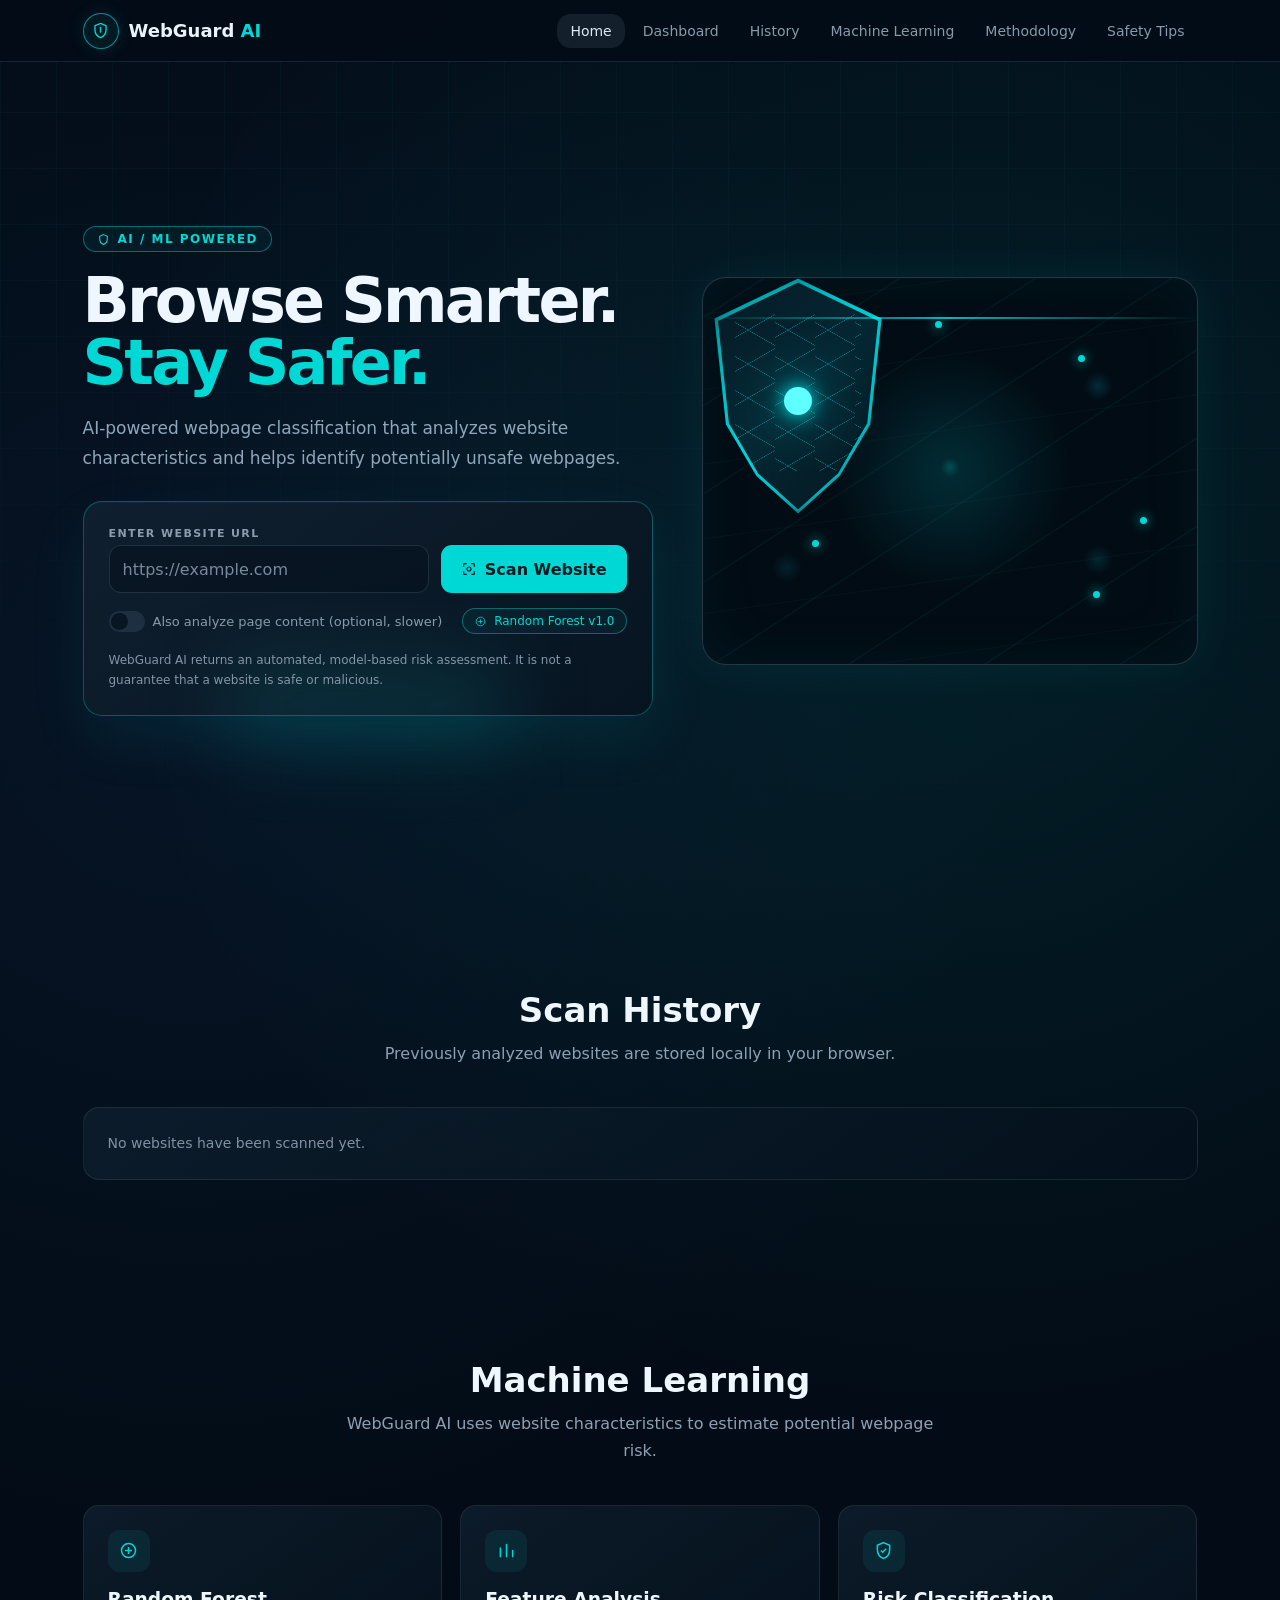
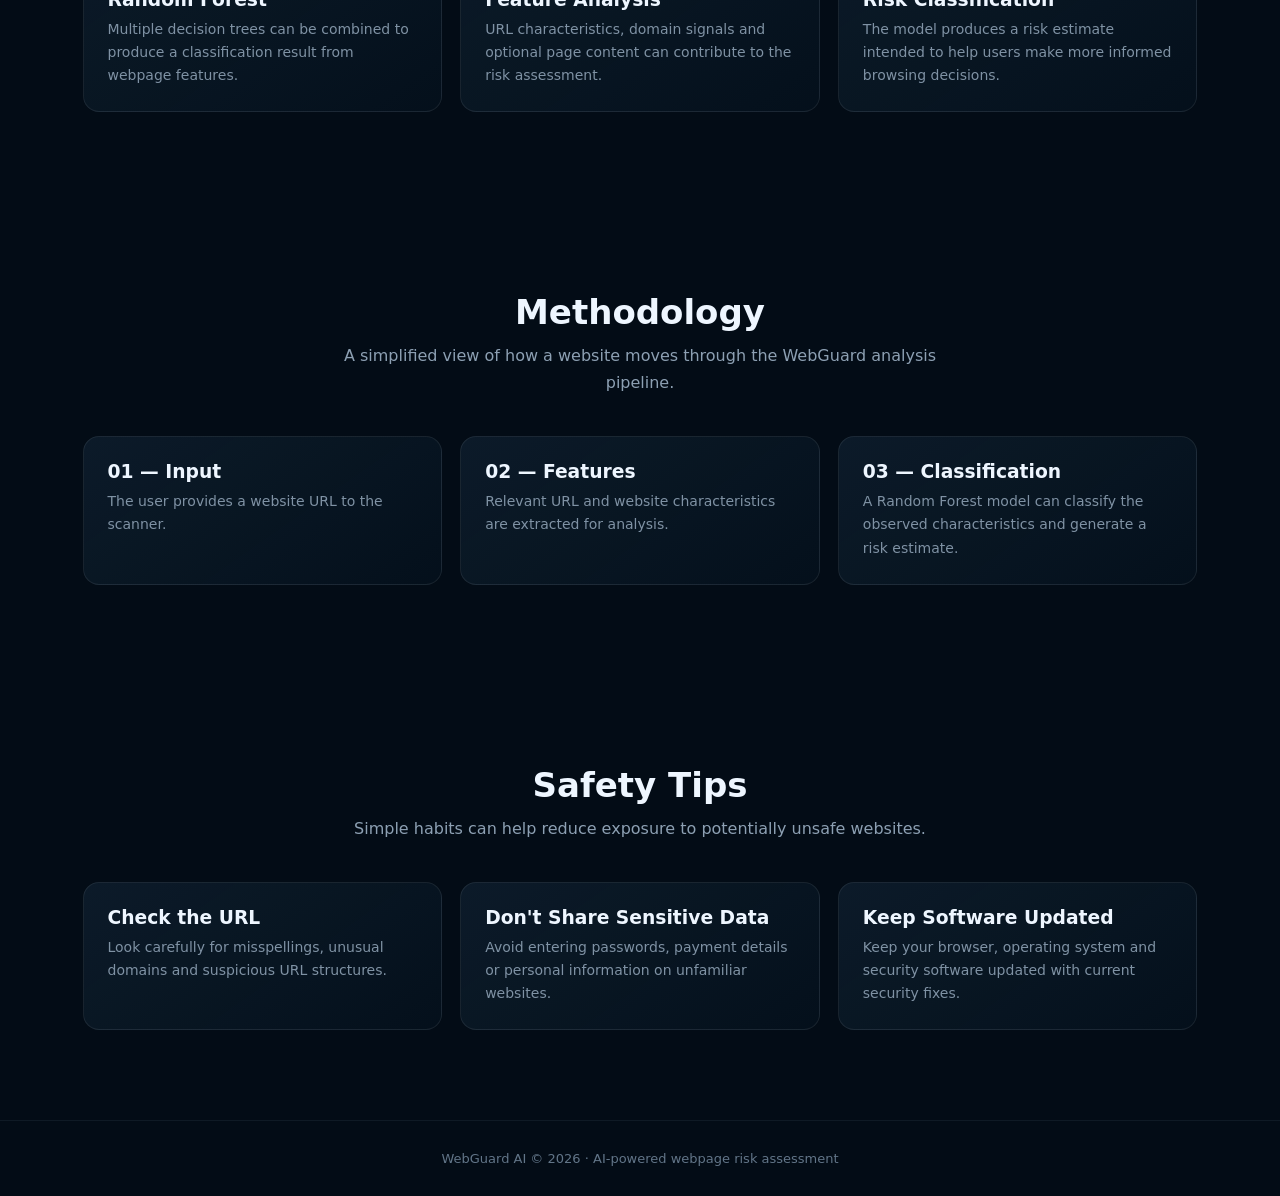
<file: index.html>
<!DOCTYPE html>
<html lang="en">
<head>
    <meta charset="UTF-8">
    <meta name="viewport" content="width=device-width, initial-scale=1.0">
    
<!-- =============================================================
     HEADER
============================================================= -->

<header class="header">

    <div class="header-inner">

        <a href="#home" class="logo">

            <div class="logo-icon">
                <svg viewBox="0 0 24 24" fill="none">
                    <path
                        d="M12 3L19 6V11C19 16 16 19.5 12 21C8 19.5 5 16 5 11V6L12 3Z"
                        stroke="currentColor"
                        stroke-width="1.7"
                    />
                    <path
                        d="M12 8V14"
                        stroke="currentColor"
                        stroke-width="1.7"
                        stroke-linecap="round"
                    />
                </svg>
            </div>

            <span>WebGuard <strong>AI</strong></span>

        </a>

        <button class="mobile-menu" id="mobileMenu" aria-label="Open menu">
            ☰
        </button>

        <nav class="nav" id="nav">

            <a href="#home" class="nav-link active" data-section="home">
                Home
            </a>

            <a href="#dashboard" class="nav-link" data-section="dashboard">
                Dashboard
            </a>

            <a href="#history" class="nav-link" data-section="history">
                History
            </a>

            <a href="#machine-learning" class="nav-link" data-section="machine-learning">
                Machine Learning
            </a>

            <a href="#methodology" class="nav-link" data-section="methodology">
                Methodology
            </a>

            <a href="#safety" class="nav-link" data-section="safety">
                Safety Tips
            </a>

        </nav>

    </div>

    <!-- style shee link here -->
    <link rel="stylesheet" href="style.css">

</header>

<body>
    

<main>

<!-- =============================================================
     HOME
============================================================= -->

<section class="hero" id="home">

    <div class="hero-content">

        <div class="eyebrow">

            <svg viewBox="0 0 24 24" fill="none">
                <path
                    d="M12 3L19 6V11C19 16 16 19.5 12 21C8 19.5 5 16 5 11V6L12 3Z"
                    stroke="currentColor"
                    stroke-width="2"
                />
            </svg>

            AI / ML POWERED

        </div>

        <h1>
            Browse Smarter.
            <span class="cyan">Stay Safer.</span>
        </h1>

        <p class="hero-description">
            AI-powered webpage classification that analyzes website
            characteristics and helps identify potentially unsafe webpages.
        </p>


        <!-- SCANNER -->

        <div class="scanner">

            <label class="label" for="urlInput">
                ENTER WEBSITE URL
            </label>

            <div class="input-row">

                <input
                    id="urlInput"
                    class="url-input"
                    type="url"
                    placeholder="https://example.com"
                    autocomplete="url"
                >

                <button class="scan-btn" id="scanButton">

                    <svg viewBox="0 0 24 24" fill="none">
                        <path
                            d="M4 8V5C4 4.4 4.4 4 5 4H8M16 4H19C19.6 4 20 4.4 20 5V8M20 16V19C20 19.6 19.6 20 19 20H16M8 20H5C4.4 20 4 19.6 4 19V16"
                            stroke="currentColor"
                            stroke-width="1.7"
                            stroke-linecap="round"
                        />
                        <circle
                            cx="12"
                            cy="12"
                            r="3"
                            stroke="currentColor"
                            stroke-width="1.7"
                        />
                    </svg>

                    <span>Scan Website</span>

                </button>

            </div>


            <div class="scanner-options">

                <label class="toggle-label">

                    <span class="toggle">

                        <input type="checkbox" id="contentToggle">

                        <span class="toggle-slider"></span>

                    </span>

                    Also analyze page content
                    (optional, slower)

                </label>


                <div class="model-badge">

                    <svg viewBox="0 0 24 24" fill="none">
                        <circle
                            cx="12"
                            cy="12"
                            r="8"
                            stroke="currentColor"
                            stroke-width="1.5"
                        />
                        <path
                            d="M8 12H16M12 8V16"
                            stroke="currentColor"
                            stroke-width="1.5"
                        />
                    </svg>

                    Random Forest v1.0

                </div>

            </div>


            <p class="disclaimer">
                WebGuard AI returns an automated, model-based risk assessment.
                It is not a guarantee that a website is safe or malicious.
            </p>

        </div>


        <!-- RESULT -->

        <div class="result" id="result">

            <div class="result-header">

                <div>
                    <div class="label">SCAN RESULT</div>
                    <div class="result-title" id="resultUrl">
                        example.com
                    </div>
                </div>

                <span class="risk-badge" id="riskBadge">
                    Low Risk
                </span>

            </div>

            <div class="score-row">

                <div class="score">
                    <span id="score">12</span>%
                </div>

                <div class="score-bar">
                    <div class="score-fill" id="scoreFill"></div>
                </div>

            </div>

            <p class="result-details" id="resultDetails">
                The website characteristics appear relatively low risk.
            </p>

        </div>

    </div>


    <!-- =========================================================
         VISUAL
    ========================================================= -->

    <div class="visual">

        <div class="visual-card">

            <div class="network"></div>

            <span class="node node-1"></span>
            <span class="node node-2"></span>
            <span class="node node-3"></span>
            <span class="node node-4"></span>
            <span class="node node-5"></span>
            <span class="node node-6"></span>

            <div class="shield">

                <div class="shield-grid"></div>

                <div class="shield-core"></div>

            </div>

            <div class="scan-line"></div>

        </div>

    </div>

</section>


<!-- =============================================================
     DASHBOARD
============================================================= -->

<section class="section dashboard" id="dashboard">

    <div class="section-heading">

        <h2>Security Dashboard</h2>

        <p>
            Monitor your website scanning activity and risk assessments.
        </p>

    </div>

    <div class="dashboard-grid">

        <div class="stat">

            <div class="stat-label">
                TOTAL SCANS
            </div>

            <div class="stat-value" id="totalScans">
                0
            </div>

        </div>

        <div class="stat">

            <div class="stat-label">
                LOW RISK
            </div>

            <div class="stat-value" id="lowRisk">
                0
            </div>

        </div>

        <div class="stat">

            <div class="stat-label">
                HIGH RISK
            </div>

            <div class="stat-value" id="highRisk">
                0
            </div>

        </div>

    </div>

</section>


<!-- =============================================================
     HISTORY
============================================================= -->

<section class="section" id="history">

    <div class="section-heading">

        <h2>Scan History</h2>

        <p>
            Previously analyzed websites are stored locally in your browser.
        </p>

    </div>

    <div class="history-list" id="historyList">

        <div class="card" id="emptyHistory">
            <p>No websites have been scanned yet.</p>
        </div>

    </div>

</section>


<!-- =============================================================
     MACHINE LEARNING
============================================================= -->

<section class="section" id="machine-learning">

    <div class="section-heading">

        <h2>Machine Learning</h2>

        <p>
            WebGuard AI uses website characteristics to estimate potential
            webpage risk.
        </p>

    </div>

    <div class="cards">

        <article class="card">

            <div class="card-icon">
                <svg viewBox="0 0 24 24" fill="none">
                    <circle
                        cx="12"
                        cy="12"
                        r="8"
                        stroke="currentColor"
                        stroke-width="1.7"
                    />
                    <path
                        d="M8 12H16M12 8V16"
                        stroke="currentColor"
                        stroke-width="1.7"
                    />
                </svg>
            </div>

            <h3>Random Forest</h3>

            <p>
                Multiple decision trees can be combined to produce a
                classification result from webpage features.
            </p>

        </article>


        <article class="card">

            <div class="card-icon">
                <svg viewBox="0 0 24 24" fill="none">
                    <path
                        d="M5 19V9M12 19V5M19 19V12"
                        stroke="currentColor"
                        stroke-width="1.7"
                        stroke-linecap="round"
                    />
                </svg>
            </div>

            <h3>Feature Analysis</h3>

            <p>
                URL characteristics, domain signals and optional page
                content can contribute to the risk assessment.
            </p>

        </article>


        <article class="card">

            <div class="card-icon">
                <svg viewBox="0 0 24 24" fill="none">
                    <path
                        d="M12 3L19 6V11C19 16 16 19.5 12 21C8 19.5 5 16 5 11V6L12 3Z"
                        stroke="currentColor"
                        stroke-width="1.7"
                    />
                    <path
                        d="M9 12L11 14L15 10"
                        stroke="currentColor"
                        stroke-width="1.7"
                    />
                </svg>
            </div>

            <h3>Risk Classification</h3>

            <p>
                The model produces a risk estimate intended to help users
                make more informed browsing decisions.
            </p>

        </article>

    </div>

</section>


<!-- =============================================================
     METHODOLOGY
============================================================= -->

<section class="section" id="methodology">

    <div class="section-heading">

        <h2>Methodology</h2>

        <p>
            A simplified view of how a website moves through the WebGuard
            analysis pipeline.
        </p>

    </div>

    <div class="cards">

        <article class="card">
            <h3>01 — Input</h3>
            <p>
                The user provides a website URL to the scanner.
            </p>
        </article>

        <article class="card">
            <h3>02 — Features</h3>
            <p>
                Relevant URL and website characteristics are extracted for
                analysis.
            </p>
        </article>

        <article class="card">
            <h3>03 — Classification</h3>
            <p>
                A Random Forest model can classify the observed characteristics
                and generate a risk estimate.
            </p>
        </article>

    </div>

</section>


<!-- =============================================================
     SAFETY
============================================================= -->

<section class="section" id="safety">

    <div class="section-heading">

        <h2>Safety Tips</h2>

        <p>
            Simple habits can help reduce exposure to potentially unsafe
            websites.
        </p>

    </div>

    <div class="cards">

        <article class="card">

            <h3>Check the URL</h3>

            <p>
                Look carefully for misspellings, unusual domains and
                suspicious URL structures.
            </p>

        </article>

        <article class="card">

            <h3>Don't Share Sensitive Data</h3>

            <p>
                Avoid entering passwords, payment details or personal
                information on unfamiliar websites.
            </p>

        </article>

        <article class="card">

            <h3>Keep Software Updated</h3>

            <p>
                Keep your browser, operating system and security software
                updated with current security fixes.
            </p>

        </article>

    </div>

</section>

</main>


<!-- =============================================================
     FOOTER
============================================================= -->

<footer>

    WebGuard AI © 2026 · AI-powered webpage risk assessment


    <!-- java script link here -->
<script src="script.js"></script>
</footer>


<div class="toast" id="toast"></div>


</body>
</html>
</file>
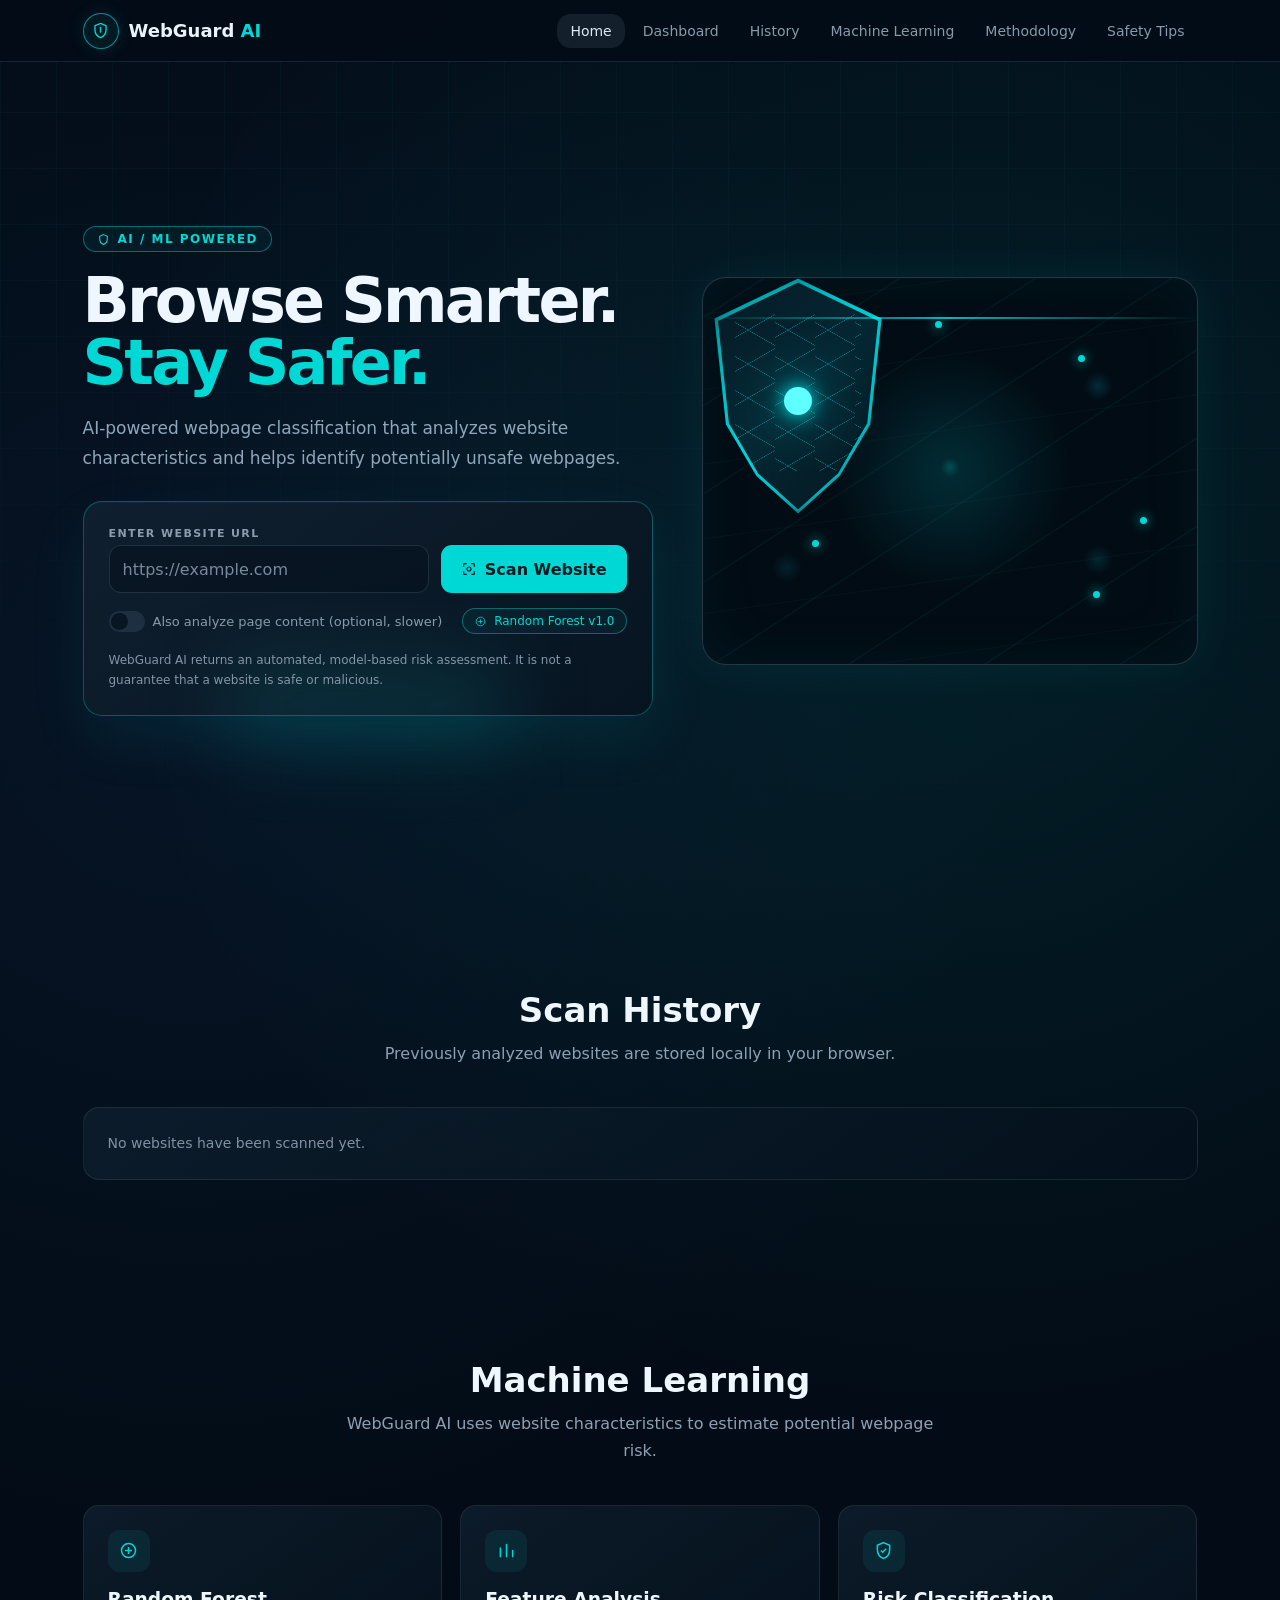
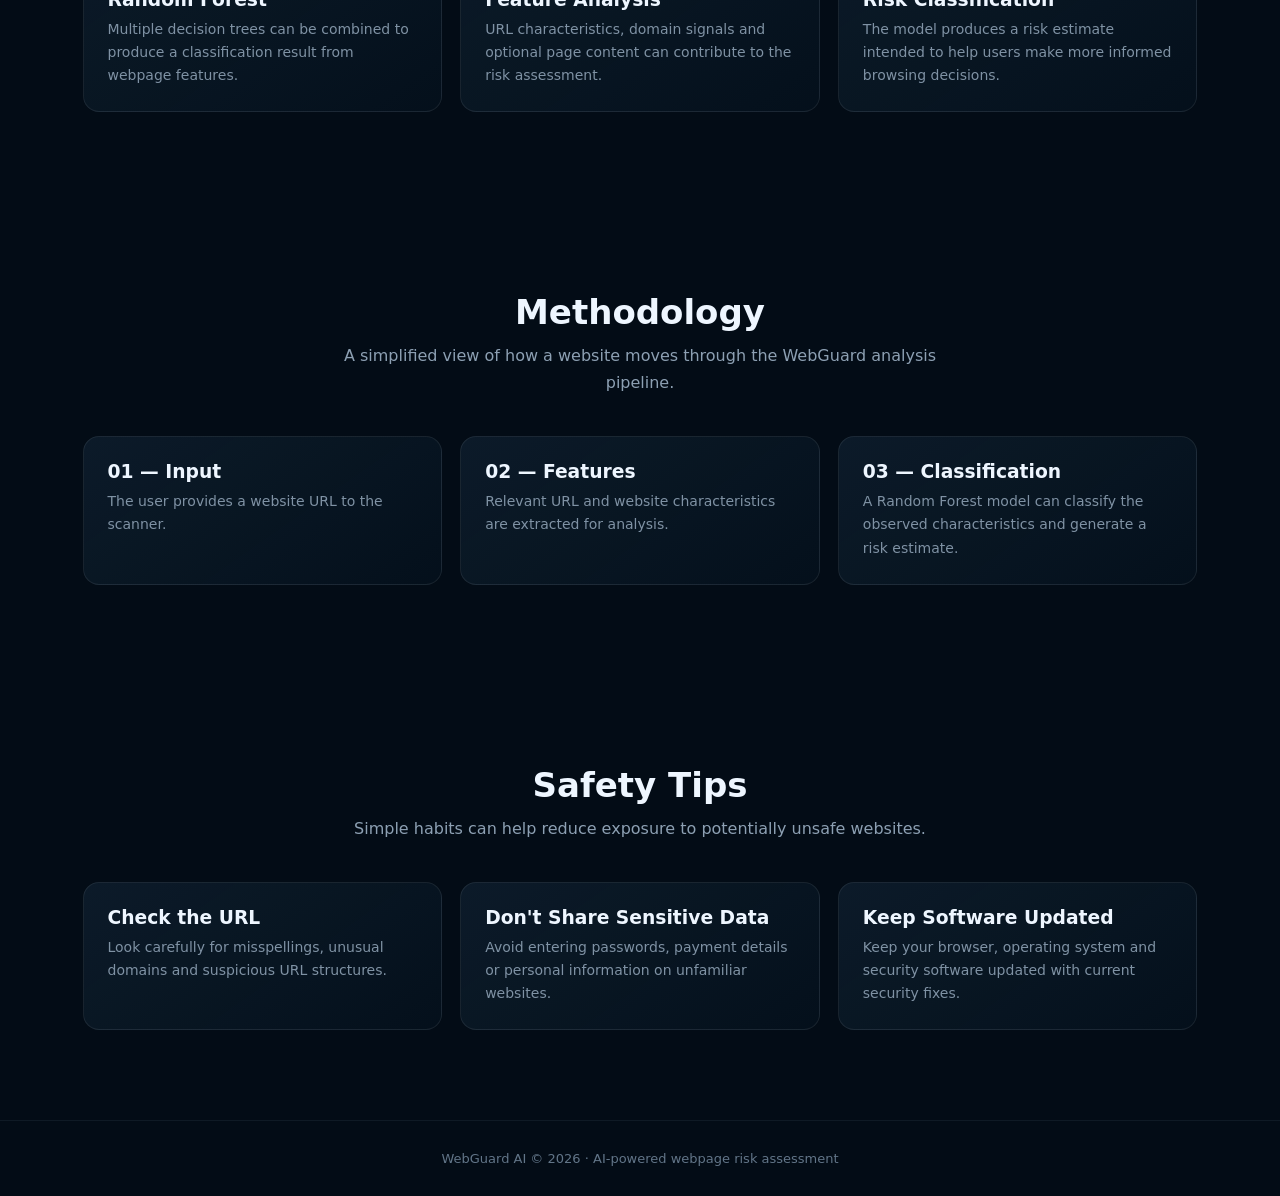
<file: webGuardAI.html>
<!DOCTYPE html>
<html lang="en">
<head>
    <meta charset="UTF-8">
    <meta name="viewport" content="width=device-width, initial-scale=1.0">
    
<!-- =============================================================
     HEADER
============================================================= -->

<header class="header">

    <div class="header-inner">

        <a href="#home" class="logo">

            <div class="logo-icon">
                <svg viewBox="0 0 24 24" fill="none">
                    <path
                        d="M12 3L19 6V11C19 16 16 19.5 12 21C8 19.5 5 16 5 11V6L12 3Z"
                        stroke="currentColor"
                        stroke-width="1.7"
                    />
                    <path
                        d="M12 8V14"
                        stroke="currentColor"
                        stroke-width="1.7"
                        stroke-linecap="round"
                    />
                </svg>
            </div>

            <span>WebGuard <strong>AI</strong></span>

        </a>

        <button class="mobile-menu" id="mobileMenu" aria-label="Open menu">
            ☰
        </button>

        <nav class="nav" id="nav">

            <a href="#home" class="nav-link active" data-section="home">
                Home
            </a>

            <a href="#dashboard" class="nav-link" data-section="dashboard">
                Dashboard
            </a>

            <a href="#history" class="nav-link" data-section="history">
                History
            </a>

            <a href="#machine-learning" class="nav-link" data-section="machine-learning">
                Machine Learning
            </a>

            <a href="#methodology" class="nav-link" data-section="methodology">
                Methodology
            </a>

            <a href="#safety" class="nav-link" data-section="safety">
                Safety Tips
            </a>

        </nav>

    </div>

    <!-- style shee link here -->
    <link rel="stylesheet" href="webGuardai.css">

</header>

<body>
    

<main>

<!-- =============================================================
     HOME
============================================================= -->

<section class="hero" id="home">

    <div class="hero-content">

        <div class="eyebrow">

            <svg viewBox="0 0 24 24" fill="none">
                <path
                    d="M12 3L19 6V11C19 16 16 19.5 12 21C8 19.5 5 16 5 11V6L12 3Z"
                    stroke="currentColor"
                    stroke-width="2"
                />
            </svg>

            AI / ML POWERED

        </div>

        <h1>
            Browse Smarter.
            <span class="cyan">Stay Safer.</span>
        </h1>

        <p class="hero-description">
            AI-powered webpage classification that analyzes website
            characteristics and helps identify potentially unsafe webpages.
        </p>


        <!-- SCANNER -->

        <div class="scanner">

            <label class="label" for="urlInput">
                ENTER WEBSITE URL
            </label>

            <div class="input-row">

                <input
                    id="urlInput"
                    class="url-input"
                    type="url"
                    placeholder="https://example.com"
                    autocomplete="url"
                >

                <button class="scan-btn" id="scanButton">

                    <svg viewBox="0 0 24 24" fill="none">
                        <path
                            d="M4 8V5C4 4.4 4.4 4 5 4H8M16 4H19C19.6 4 20 4.4 20 5V8M20 16V19C20 19.6 19.6 20 19 20H16M8 20H5C4.4 20 4 19.6 4 19V16"
                            stroke="currentColor"
                            stroke-width="1.7"
                            stroke-linecap="round"
                        />
                        <circle
                            cx="12"
                            cy="12"
                            r="3"
                            stroke="currentColor"
                            stroke-width="1.7"
                        />
                    </svg>

                    <span>Scan Website</span>

                </button>

            </div>


            <div class="scanner-options">

                <label class="toggle-label">

                    <span class="toggle">

                        <input type="checkbox" id="contentToggle">

                        <span class="toggle-slider"></span>

                    </span>

                    Also analyze page content
                    (optional, slower)

                </label>


                <div class="model-badge">

                    <svg viewBox="0 0 24 24" fill="none">
                        <circle
                            cx="12"
                            cy="12"
                            r="8"
                            stroke="currentColor"
                            stroke-width="1.5"
                        />
                        <path
                            d="M8 12H16M12 8V16"
                            stroke="currentColor"
                            stroke-width="1.5"
                        />
                    </svg>

                    Random Forest v1.0

                </div>

            </div>


            <p class="disclaimer">
                WebGuard AI returns an automated, model-based risk assessment.
                It is not a guarantee that a website is safe or malicious.
            </p>

        </div>


        <!-- RESULT -->

        <div class="result" id="result">

            <div class="result-header">

                <div>
                    <div class="label">SCAN RESULT</div>
                    <div class="result-title" id="resultUrl">
                        example.com
                    </div>
                </div>

                <span class="risk-badge" id="riskBadge">
                    Low Risk
                </span>

            </div>

            <div class="score-row">

                <div class="score">
                    <span id="score">12</span>%
                </div>

                <div class="score-bar">
                    <div class="score-fill" id="scoreFill"></div>
                </div>

            </div>

            <p class="result-details" id="resultDetails">
                The website characteristics appear relatively low risk.
            </p>

        </div>

    </div>


    <!-- =========================================================
         VISUAL
    ========================================================= -->

    <div class="visual">

        <div class="visual-card">

            <div class="network"></div>

            <span class="node node-1"></span>
            <span class="node node-2"></span>
            <span class="node node-3"></span>
            <span class="node node-4"></span>
            <span class="node node-5"></span>
            <span class="node node-6"></span>

            <div class="shield">

                <div class="shield-grid"></div>

                <div class="shield-core"></div>

            </div>

            <div class="scan-line"></div>

        </div>

    </div>

</section>


<!-- =============================================================
     DASHBOARD
============================================================= -->

<section class="section dashboard" id="dashboard">

    <div class="section-heading">

        <h2>Security Dashboard</h2>

        <p>
            Monitor your website scanning activity and risk assessments.
        </p>

    </div>

    <div class="dashboard-grid">

        <div class="stat">

            <div class="stat-label">
                TOTAL SCANS
            </div>

            <div class="stat-value" id="totalScans">
                0
            </div>

        </div>

        <div class="stat">

            <div class="stat-label">
                LOW RISK
            </div>

            <div class="stat-value" id="lowRisk">
                0
            </div>

        </div>

        <div class="stat">

            <div class="stat-label">
                HIGH RISK
            </div>

            <div class="stat-value" id="highRisk">
                0
            </div>

        </div>

    </div>

</section>


<!-- =============================================================
     HISTORY
============================================================= -->

<section class="section" id="history">

    <div class="section-heading">

        <h2>Scan History</h2>

        <p>
            Previously analyzed websites are stored locally in your browser.
        </p>

    </div>

    <div class="history-list" id="historyList">

        <div class="card" id="emptyHistory">
            <p>No websites have been scanned yet.</p>
        </div>

    </div>

</section>


<!-- =============================================================
     MACHINE LEARNING
============================================================= -->

<section class="section" id="machine-learning">

    <div class="section-heading">

        <h2>Machine Learning</h2>

        <p>
            WebGuard AI uses website characteristics to estimate potential
            webpage risk.
        </p>

    </div>

    <div class="cards">

        <article class="card">

            <div class="card-icon">
                <svg viewBox="0 0 24 24" fill="none">
                    <circle
                        cx="12"
                        cy="12"
                        r="8"
                        stroke="currentColor"
                        stroke-width="1.7"
                    />
                    <path
                        d="M8 12H16M12 8V16"
                        stroke="currentColor"
                        stroke-width="1.7"
                    />
                </svg>
            </div>

            <h3>Random Forest</h3>

            <p>
                Multiple decision trees can be combined to produce a
                classification result from webpage features.
            </p>

        </article>


        <article class="card">

            <div class="card-icon">
                <svg viewBox="0 0 24 24" fill="none">
                    <path
                        d="M5 19V9M12 19V5M19 19V12"
                        stroke="currentColor"
                        stroke-width="1.7"
                        stroke-linecap="round"
                    />
                </svg>
            </div>

            <h3>Feature Analysis</h3>

            <p>
                URL characteristics, domain signals and optional page
                content can contribute to the risk assessment.
            </p>

        </article>


        <article class="card">

            <div class="card-icon">
                <svg viewBox="0 0 24 24" fill="none">
                    <path
                        d="M12 3L19 6V11C19 16 16 19.5 12 21C8 19.5 5 16 5 11V6L12 3Z"
                        stroke="currentColor"
                        stroke-width="1.7"
                    />
                    <path
                        d="M9 12L11 14L15 10"
                        stroke="currentColor"
                        stroke-width="1.7"
                    />
                </svg>
            </div>

            <h3>Risk Classification</h3>

            <p>
                The model produces a risk estimate intended to help users
                make more informed browsing decisions.
            </p>

        </article>

    </div>

</section>


<!-- =============================================================
     METHODOLOGY
============================================================= -->

<section class="section" id="methodology">

    <div class="section-heading">

        <h2>Methodology</h2>

        <p>
            A simplified view of how a website moves through the WebGuard
            analysis pipeline.
        </p>

    </div>

    <div class="cards">

        <article class="card">
            <h3>01 — Input</h3>
            <p>
                The user provides a website URL to the scanner.
            </p>
        </article>

        <article class="card">
            <h3>02 — Features</h3>
            <p>
                Relevant URL and website characteristics are extracted for
                analysis.
            </p>
        </article>

        <article class="card">
            <h3>03 — Classification</h3>
            <p>
                A Random Forest model can classify the observed characteristics
                and generate a risk estimate.
            </p>
        </article>

    </div>

</section>


<!-- =============================================================
     SAFETY
============================================================= -->

<section class="section" id="safety">

    <div class="section-heading">

        <h2>Safety Tips</h2>

        <p>
            Simple habits can help reduce exposure to potentially unsafe
            websites.
        </p>

    </div>

    <div class="cards">

        <article class="card">

            <h3>Check the URL</h3>

            <p>
                Look carefully for misspellings, unusual domains and
                suspicious URL structures.
            </p>

        </article>

        <article class="card">

            <h3>Don't Share Sensitive Data</h3>

            <p>
                Avoid entering passwords, payment details or personal
                information on unfamiliar websites.
            </p>

        </article>

        <article class="card">

            <h3>Keep Software Updated</h3>

            <p>
                Keep your browser, operating system and security software
                updated with current security fixes.
            </p>

        </article>

    </div>

</section>

</main>


<!-- =============================================================
     FOOTER
============================================================= -->

<footer>

    WebGuard AI © 2026 · AI-powered webpage risk assessment


    <!-- java script link here -->
<script src="webGuard.js"></script>
</footer>


<div class="toast" id="toast"></div>


</body>
</html>
</file>
<file: style.css>
/* =========================================================
           RESET
        ========================================================= */

        * {
            margin: 0;
            padding: 0;
            box-sizing: border-box;
        }

        :root {
            --bg: #030c16;
            --bg-2: #06121e;
            --panel: #0b1927;
            --panel-2: #0d1d2d;

            --border: rgba(0, 221, 219, 0.32);
            --border-soft: rgba(255,255,255,0.08);

            --cyan: #00d8d5;
            --cyan-light: #22eeee;
            --cyan-dark: #008f9a;

            --text: #eef6ff;
            --text-secondary: #8da0b3;
            --text-muted: #65788b;

            --green: #19e59a;
            --yellow: #ffc857;
            --red: #ff5d73;

            --radius: 18px;

            --container: 1115px;
        }

        html {
            scroll-behavior: smooth;
        }

        body {
            font-family:
                Inter,
                ui-sans-serif,
                system-ui,
                -apple-system,
                BlinkMacSystemFont,
                "Segoe UI",
                sans-serif;

            color: var(--text);
            background:
                radial-gradient(
                    circle at 75% 20%,
                    rgba(0, 208, 208, 0.10),
                    transparent 35%
                ),
                radial-gradient(
                    circle at 15% 25%,
                    rgba(31, 82, 155, 0.12),
                    transparent 35%
                ),
                var(--bg);

            min-height: 100vh;
            overflow-x: hidden;
        }

        button,
        input {
            font: inherit;
        }

        button {
            cursor: pointer;
        }

        a {
            color: inherit;
            text-decoration: none;
        }

        /* =========================================================
           BACKGROUND GRID
        ========================================================= */

        body::before {
            content: "";
            position: fixed;
            inset: 0;
            pointer-events: none;
            z-index: -2;

            background-image:
                linear-gradient(
                    rgba(35, 114, 130, 0.065) 1px,
                    transparent 1px
                ),
                linear-gradient(
                    90deg,
                    rgba(35, 114, 130, 0.065) 1px,
                    transparent 1px
                );

            background-size: 56px 56px;

            mask-image:
                linear-gradient(
                    to bottom,
                    black 0%,
                    rgba(0,0,0,.8) 35%,
                    transparent 90%
                );
        }

        /* =========================================================
           HEADER
        ========================================================= */

        .header {
            height: 62px;

            border-bottom: 1px solid rgba(126, 165, 188, .16);

            background: rgba(3, 12, 22, .88);

            backdrop-filter: blur(14px);

            position: sticky;
            top: 0;
            z-index: 100;
        }

        .header-inner {
            width: min(var(--container), calc(100% - 40px));
            height: 100%;
            margin: auto;

            display: flex;
            align-items: center;
            justify-content: space-between;
        }

        .logo {
            display: flex;
            align-items: center;
            gap: 10px;

            font-size: 18px;
            font-weight: 700;
        }

        .logo-icon {
            width: 36px;
            height: 36px;

            display: grid;
            place-items: center;

            border-radius: 50%;

            border: 1px solid rgba(0, 224, 220, .6);

            background: rgba(0, 194, 195, .08);

            color: var(--cyan);

            box-shadow:
                0 0 18px rgba(0, 220, 220, .12);
        }

        .logo-icon svg {
            width: 19px;
            height: 19px;
        }

        .logo span {
            color: #eaf3fb;
        }

        .logo strong {
            color: var(--cyan);
        }

        .nav {
            display: flex;
            align-items: center;
            gap: 5px;
        }

        .nav-link {
            padding: 9px 13px;

            color: #8799aa;

            border-radius: 14px;

            font-size: 14px;

            transition: .2s ease;
        }

        .nav-link:hover,
        .nav-link.active {
            color: #dce8f2;
            background: rgba(118, 153, 178, .14);
        }

        .mobile-menu {
            display: none;

            width: 42px;
            height: 38px;

            color: white;

            border: 1px solid var(--border-soft);
            background: var(--panel);

            border-radius: 9px;
        }

        /* =========================================================
           HERO
        ========================================================= */

        .hero {
            width: min(var(--container), calc(100% - 40px));

            margin: 0 auto;

            min-height: calc(100vh - 62px);

            display: grid;
            grid-template-columns: 1.08fr .92fr;

            gap: 38px;

            align-items: center;

            padding: 55px 0 75px;
        }

        .hero-content {
            min-width: 0;
        }

        .eyebrow {
            display: inline-flex;
            align-items: center;
            gap: 8px;

            color: var(--cyan);

            border: 1px solid rgba(0, 225, 221, .42);

            background: rgba(0, 201, 205, .06);

            border-radius: 20px;

            padding: 5px 13px;

            font-size: 12px;
            letter-spacing: 1.5px;
            font-weight: 600;

            margin-bottom: 18px;
        }

        .eyebrow svg {
            width: 13px;
            height: 13px;
        }

        h1 {
            font-size: clamp(46px, 5vw, 62px);

            line-height: .99;

            letter-spacing: -2.8px;

            font-weight: 750;

            max-width: 600px;

            margin-bottom: 21px;
        }

        h1 .cyan {
            display: block;
            color: var(--cyan);
        }

        .hero-description {
            color: #8fa7bb;

            max-width: 590px;

            font-size: 17px;

            line-height: 1.75;

            margin-bottom: 28px;
        }

        /* =========================================================
           SCANNER
        ========================================================= */

        .scanner {
            max-width: 570px;

            padding: 25px;

            border-radius: 19px;

            background:
                linear-gradient(
                    145deg,
                    rgba(17, 32, 48, .94),
                    rgba(7, 20, 32, .95)
                );

            border: 1px solid var(--border);

            box-shadow:
                0 24px 60px rgba(0, 222, 220, .08),
                inset 0 1px 0 rgba(255,255,255,.025);

            position: relative;
        }

        .scanner::after {
            content: "";

            position: absolute;

            width: 280px;
            height: 80px;

            left: 50%;
            bottom: -30px;

            transform: translateX(-50%);

            background: rgba(0, 222, 220, .13);

            filter: blur(40px);

            pointer-events: none;
        }

        .label {
            display: block;

            color: #8b9dad;

            font-size: 11px;

            font-weight: 600;

            letter-spacing: 1.4px;

            margin-bottom: 5px;
        }

        .input-row {
            display: grid;
            grid-template-columns: 1fr auto;
            gap: 12px;

            position: relative;
            z-index: 1;
        }

        .url-input {
            width: 100%;

            height: 48px;

            padding: 0 13px;

            color: #d8e5ef;

            outline: none;

            border: 1px solid rgba(111, 144, 165, .22);

            border-radius: 12px;

            background: rgba(5, 16, 27, .52);

            transition: .2s;
        }

        .url-input::placeholder {
            color: #788a9b;
        }

        .url-input:focus {
            border-color: rgba(0, 220, 216, .55);

            box-shadow:
                0 0 0 3px rgba(0, 220, 216, .07);
        }

        .scan-btn {
            height: 48px;

            padding: 0 20px;

            border: none;

            border-radius: 11px;

            color: #001c21;

            background: var(--cyan);

            font-weight: 650;

            display: flex;
            align-items: center;
            justify-content: center;
            gap: 8px;

            transition: .2s ease;

            white-space: nowrap;
        }

        .scan-btn:hover {
            background: #25e7e3;

            transform: translateY(-1px);

            box-shadow:
                0 9px 24px rgba(0, 219, 215, .18);
        }

        .scan-btn:active {
            transform: translateY(0);
        }

        .scan-btn svg {
            width: 16px;
        }

        .scan-btn.loading {
            pointer-events: none;
            opacity: .8;
        }

        .spinner {
            width: 16px;
            height: 16px;

            border: 2px solid rgba(0,0,0,.2);
            border-top-color: #00272b;

            border-radius: 50%;

            animation: spin .7s linear infinite;
        }

        @keyframes spin {
            to {
                transform: rotate(360deg);
            }
        }

        /* =========================================================
           TOGGLE
        ========================================================= */

        .scanner-options {
            display: flex;

            align-items: center;
            justify-content: space-between;

            margin-top: 15px;

            gap: 15px;
        }

        .toggle-label {
            display: flex;
            align-items: center;
            gap: 8px;

            color: #899baa;

            font-size: 13px;
        }

        .toggle {
            position: relative;

            width: 36px;
            height: 21px;

            flex-shrink: 0;
        }

        .toggle input {
            display: none;
        }

        .toggle-slider {
            position: absolute;
            inset: 0;

            background: #1d3042;

            border-radius: 30px;

            cursor: pointer;

            transition: .2s;
        }

        .toggle-slider::before {
            content: "";

            position: absolute;

            width: 17px;
            height: 17px;

            left: 2px;
            top: 2px;

            border-radius: 50%;

            background: #081522;

            transition: .2s;
        }

        .toggle input:checked + .toggle-slider {
            background: var(--cyan);
        }

        .toggle input:checked + .toggle-slider::before {
            transform: translateX(15px);
            background: #002329;
        }

        .model-badge {
            display: flex;
            align-items: center;
            gap: 7px;

            color: var(--cyan);

            border: 1px solid rgba(0, 220, 216, .4);

            background: rgba(0, 202, 200, .05);

            border-radius: 14px;

            padding: 5px 11px;

            font-size: 12px;

            white-space: nowrap;
        }

        .model-badge svg {
            width: 13px;
        }

        .disclaimer {
            color: #8496a7;

            font-size: 12px;

            line-height: 1.6;

            margin-top: 17px;

            position: relative;
            z-index: 1;
        }

        /* =========================================================
           HERO VISUAL
        ========================================================= */

        .visual {
            position: relative;

            min-height: 390px;

            display: grid;
            place-items: center;
        }

        .visual-card {
            width: min(100%, 515px);

            aspect-ratio: 1.28;

            border-radius: 24px;

            overflow: hidden;

            position: relative;

            border: 1px solid rgba(130, 170, 190, .27);

            background:
                radial-gradient(
                    circle at center,
                    rgba(0, 230, 240, .15),
                    transparent 38%
                ),
                #020c14;

            box-shadow:
                0 0 50px rgba(0, 220, 220, .07),
                inset 0 0 60px rgba(0, 150, 170, .08);
        }

        .network {
            position: absolute;
            inset: 0;

            background:
                radial-gradient(circle at 50% 49%, rgba(0, 235, 239, .18), transparent 3%),
                radial-gradient(circle at 20% 20%, rgba(0, 205, 255, .15), transparent 3%),
                radial-gradient(circle at 80% 28%, rgba(0, 205, 255, .16), transparent 3%),
                radial-gradient(circle at 17% 75%, rgba(0, 190, 230, .12), transparent 3%),
                radial-gradient(circle at 80% 73%, rgba(0, 220, 230, .13), transparent 3%);
        }

        .network::before,
        .network::after {
            content: "";

            position: absolute;
            inset: -30%;

            background:
                repeating-linear-gradient(
                    155deg,
                    transparent 0 34px,
                    rgba(0, 211, 230, .13) 35px,
                    transparent 36px 74px
                );

            transform: rotate(-8deg);

            opacity: .6;
        }

        .network::after {
            transform: rotate(17deg);

            opacity: .3;
        }

        .node {
            position: absolute;

            width: 7px;
            height: 7px;

            background: var(--cyan);

            border-radius: 50%;

            box-shadow:
                0 0 12px var(--cyan);
        }

        .node-1 { left: 13%; top: 22%; }
        .node-2 { left: 22%; top: 68%; }
        .node-3 { left: 76%; top: 20%; }
        .node-4 { right: 10%; top: 62%; }
        .node-5 { left: 47%; top: 11%; }
        .node-6 { left: 79%; bottom: 17%; }

        .shield {
            width: 190px;
            height: 235px;

            position: relative;
            z-index: 3;

            clip-path: polygon(
                50% 0%,
                94% 17%,
                88% 62%,
                72% 84%,
                50% 100%,
                28% 84%,
                12% 62%,
                6% 17%
            );

            background:
                linear-gradient(
                    135deg,
                    rgba(10, 255, 250, .04),
                    rgba(0, 229, 239, .55),
                    rgba(0, 133, 166, .15)
                );

            filter:
                drop-shadow(0 0 13px rgba(0, 240, 240, .9))
                drop-shadow(0 0 34px rgba(0, 205, 230, .5));
        }

        .shield::before {
            content: "";

            position: absolute;
            inset: 4px;

            clip-path: inherit;

            background:
                linear-gradient(
                    135deg,
                    #061a25,
                    #042733 50%,
                    #06151e
                );
        }

        .shield-grid {
            position: absolute;
            z-index: 5;

            inset: 35px 32px 42px;

            opacity: .6;

            background:
                linear-gradient(
                    30deg,
                    transparent 42%,
                    rgba(0, 234, 238, .8) 43%,
                    transparent 44%
                ),
                linear-gradient(
                    150deg,
                    transparent 42%,
                    rgba(0, 234, 238, .8) 43%,
                    transparent 44%
                );

            background-size: 40px 34px;
        }

        .shield-core {
            position: absolute;

            z-index: 7;

            width: 28px;
            height: 28px;

            left: 50%;
            top: 52%;

            transform: translate(-50%, -50%);

            border-radius: 50%;

            background: #5dffff;

            box-shadow:
                0 0 20px #00ffff,
                0 0 60px rgba(0, 244, 255, .8);
        }

        .scan-line {
            position: absolute;

            width: 100%;
            height: 2px;

            background:
                linear-gradient(
                    90deg,
                    transparent,
                    rgba(0,255,255,.7),
                    transparent
                );

            top: 10%;

            z-index: 8;

            animation: scanline 4s ease-in-out infinite;
        }

        @keyframes scanline {
            0%,100% {
                transform: translateY(0);
                opacity: .2;
            }

            50% {
                transform: translateY(300px);
                opacity: 1;
            }
        }

        /* =========================================================
           RESULT
        ========================================================= */

        .result {
            display: none;

            max-width: 570px;

            margin-top: 18px;

            border: 1px solid rgba(0, 220, 215, .28);

            border-radius: 15px;

            background: rgba(8, 24, 37, .92);

            padding: 18px;

            animation: resultIn .35s ease;
        }

        .result.show {
            display: block;
        }

        @keyframes resultIn {
            from {
                opacity: 0;
                transform: translateY(8px);
            }

            to {
                opacity: 1;
                transform: translateY(0);
            }
        }

        .result-header {
            display: flex;
            align-items: center;
            justify-content: space-between;

            gap: 15px;

            margin-bottom: 14px;
        }

        .result-title {
            font-weight: 700;
        }

        .risk-badge {
            padding: 5px 11px;

            border-radius: 20px;

            font-size: 12px;
            font-weight: 700;
        }

        .risk-low {
            color: var(--green);
            background: rgba(25,229,154,.1);
            border: 1px solid rgba(25,229,154,.25);
        }

        .risk-medium {
            color: var(--yellow);
            background: rgba(255,200,87,.1);
            border: 1px solid rgba(255,200,87,.25);
        }

        .risk-high {
            color: var(--red);
            background: rgba(255,93,115,.1);
            border: 1px solid rgba(255,93,115,.25);
        }

        .score-row {
            display: flex;
            align-items: center;
            gap: 15px;
        }

        .score {
            font-size: 30px;
            font-weight: 800;
            color: var(--cyan);
        }

        .score-bar {
            height: 7px;

            flex: 1;

            background: #152b3b;

            border-radius: 10px;

            overflow: hidden;
        }

        .score-fill {
            height: 100%;

            border-radius: inherit;

            background: var(--cyan);

            width: 0;

            transition: width 1s ease;
        }

        .result-details {
            color: #8195a6;

            font-size: 12px;

            margin-top: 11px;

            line-height: 1.6;
        }

        /* =========================================================
           SECTIONS
        ========================================================= */

        .section {
            width: min(var(--container), calc(100% - 40px));

            margin: 0 auto;

            padding: 90px 0;
        }

        .section-heading {
            text-align: center;

            margin-bottom: 40px;
        }

        .section-heading h2 {
            font-size: 34px;

            margin-bottom: 10px;
        }

        .section-heading p {
            color: var(--text-secondary);

            max-width: 600px;

            margin: auto;

            line-height: 1.7;
        }

        .cards {
            display: grid;

            grid-template-columns: repeat(3, 1fr);

            gap: 18px;
        }

        .card {
            padding: 24px;

            border: 1px solid var(--border-soft);

            background:
                linear-gradient(
                    145deg,
                    rgba(14, 30, 45, .85),
                    rgba(5, 17, 29, .8)
                );

            border-radius: 16px;

            transition: .25s;
        }

        .card:hover {
            border-color: rgba(0, 220, 215, .3);

            transform: translateY(-4px);
        }

        .card-icon {
            width: 42px;
            height: 42px;

            display: grid;
            place-items: center;

            color: var(--cyan);

            border-radius: 12px;

            background: rgba(0, 220, 215, .08);

            margin-bottom: 17px;
        }

        .card-icon svg {
            width: 21px;
        }

        .card h3 {
            margin-bottom: 8px;
        }

        .card p {
            color: #7f92a4;

            line-height: 1.65;

            font-size: 14px;
        }

        /* =========================================================
           DASHBOARD
        ========================================================= */

        .dashboard {
            display: none;
        }

        .dashboard.active {
            display: block;
        }

        .dashboard-grid {
            display: grid;
            grid-template-columns: repeat(3, 1fr);
            gap: 16px;
        }

        .stat {
            padding: 22px;

            border-radius: 15px;

            background: var(--panel);

            border: 1px solid var(--border-soft);
        }

        .stat-label {
            color: var(--text-muted);
            font-size: 12px;
            margin-bottom: 9px;
        }

        .stat-value {
            font-size: 30px;
            font-weight: 750;
        }

        /* =========================================================
           HISTORY
        ========================================================= */

        .history-list {
            display: grid;
            gap: 10px;
        }

        .history-item {
            padding: 16px 18px;

            display: flex;
            align-items: center;
            justify-content: space-between;

            gap: 20px;

            border-radius: 13px;

            border: 1px solid var(--border-soft);

            background: rgba(8, 22, 35, .7);
        }

        .history-url {
            overflow: hidden;
            text-overflow: ellipsis;
            white-space: nowrap;

            color: #c6d5e1;
        }

        .history-meta {
            display: flex;
            align-items: center;
            gap: 12px;

            color: #74889a;

            font-size: 12px;

            flex-shrink: 0;
        }

        /* =========================================================
           FOOTER
        ========================================================= */

        footer {
            border-top: 1px solid rgba(130,160,180,.1);

            padding: 30px 20px;

            color: #627588;

            text-align: center;

            font-size: 13px;
        }

        /* =========================================================
           TOAST
        ========================================================= */

        .toast {
            position: fixed;

            right: 25px;
            bottom: 25px;

            max-width: 350px;

            padding: 13px 16px;

            border-radius: 11px;

            background: #102637;

            border: 1px solid rgba(0,220,215,.35);

            color: #dce9f2;

            box-shadow: 0 15px 40px rgba(0,0,0,.35);

            transform: translateY(120px);

            opacity: 0;

            transition: .3s;

            z-index: 500;
        }

        .toast.show {
            transform: translateY(0);
            opacity: 1;
        }

        /* =========================================================
           RESPONSIVE
        ========================================================= */

        @media (max-width: 900px) {

            .hero {
                grid-template-columns: 1fr;

                padding-top: 55px;
            }

            .hero-content {
                max-width: 680px;
                margin: auto;
            }

            .visual {
                max-width: 620px;
                width: 100%;
                margin: auto;
            }

            .cards {
                grid-template-columns: 1fr;
            }

            .dashboard-grid {
                grid-template-columns: 1fr;
            }

            .nav {
                position: absolute;

                top: 62px;
                left: 0;
                right: 0;

                display: none;

                flex-direction: column;
                align-items: stretch;

                padding: 12px 20px 16px;

                background: rgba(3,12,22,.98);

                border-bottom: 1px solid var(--border-soft);
            }

            .nav.open {
                display: flex;
            }

            .nav-link {
                padding: 12px;
            }

            .mobile-menu {
                display: grid;
                place-items: center;
            }
        }

        @media (max-width: 600px) {

            .header-inner,
            .hero,
            .section {
                width: min(100% - 28px, var(--container));
            }

            .header-inner {
                width: calc(100% - 28px);
            }

            h1 {
                font-size: 43px;
                letter-spacing: -2px;
            }

            .hero-description {
                font-size: 15px;
            }

            .scanner {
                padding: 18px;
            }

            .input-row {
                grid-template-columns: 1fr;
            }

            .scan-btn {
                width: 100%;
            }

            .scanner-options {
                align-items: flex-start;
                flex-direction: column;
            }

            .model-badge {
                align-self: flex-start;
            }

            .visual {
                min-height: 280px;
            }

            .visual-card {
                border-radius: 18px;
            }

            .shield {
                width: 145px;
                height: 180px;
            }

            .section {
                padding: 65px 0;
            }

            .section-heading h2 {
                font-size: 28px;
            }

            .history-item {
                align-items: flex-start;
                flex-direction: column;
            }

            .history-meta {
                width: 100%;
                justify-content: space-between;
            }

            .toast {
                left: 14px;
                right: 14px;
                bottom: 14px;
                max-width: none;
            }
        }

        @media (max-width: 380px) {
            h1 {
                font-size: 38px;
            }

            .eyebrow {
                font-size: 10px;
            }

            .logo {
                font-size: 16px;
            }
        }
</file>
<file: webGuardai.css>
/* =========================================================
           RESET
        ========================================================= */

        * {
            margin: 0;
            padding: 0;
            box-sizing: border-box;
        }

        :root {
            --bg: #030c16;
            --bg-2: #06121e;
            --panel: #0b1927;
            --panel-2: #0d1d2d;

            --border: rgba(0, 221, 219, 0.32);
            --border-soft: rgba(255,255,255,0.08);

            --cyan: #00d8d5;
            --cyan-light: #22eeee;
            --cyan-dark: #008f9a;

            --text: #eef6ff;
            --text-secondary: #8da0b3;
            --text-muted: #65788b;

            --green: #19e59a;
            --yellow: #ffc857;
            --red: #ff5d73;

            --radius: 18px;

            --container: 1115px;
        }

        html {
            scroll-behavior: smooth;
        }

        body {
            font-family:
                Inter,
                ui-sans-serif,
                system-ui,
                -apple-system,
                BlinkMacSystemFont,
                "Segoe UI",
                sans-serif;

            color: var(--text);
            background:
                radial-gradient(
                    circle at 75% 20%,
                    rgba(0, 208, 208, 0.10),
                    transparent 35%
                ),
                radial-gradient(
                    circle at 15% 25%,
                    rgba(31, 82, 155, 0.12),
                    transparent 35%
                ),
                var(--bg);

            min-height: 100vh;
            overflow-x: hidden;
        }

        button,
        input {
            font: inherit;
        }

        button {
            cursor: pointer;
        }

        a {
            color: inherit;
            text-decoration: none;
        }

        /* =========================================================
           BACKGROUND GRID
        ========================================================= */

        body::before {
            content: "";
            position: fixed;
            inset: 0;
            pointer-events: none;
            z-index: -2;

            background-image:
                linear-gradient(
                    rgba(35, 114, 130, 0.065) 1px,
                    transparent 1px
                ),
                linear-gradient(
                    90deg,
                    rgba(35, 114, 130, 0.065) 1px,
                    transparent 1px
                );

            background-size: 56px 56px;

            mask-image:
                linear-gradient(
                    to bottom,
                    black 0%,
                    rgba(0,0,0,.8) 35%,
                    transparent 90%
                );
        }

        /* =========================================================
           HEADER
        ========================================================= */

        .header {
            height: 62px;

            border-bottom: 1px solid rgba(126, 165, 188, .16);

            background: rgba(3, 12, 22, .88);

            backdrop-filter: blur(14px);

            position: sticky;
            top: 0;
            z-index: 100;
        }

        .header-inner {
            width: min(var(--container), calc(100% - 40px));
            height: 100%;
            margin: auto;

            display: flex;
            align-items: center;
            justify-content: space-between;
        }

        .logo {
            display: flex;
            align-items: center;
            gap: 10px;

            font-size: 18px;
            font-weight: 700;
        }

        .logo-icon {
            width: 36px;
            height: 36px;

            display: grid;
            place-items: center;

            border-radius: 50%;

            border: 1px solid rgba(0, 224, 220, .6);

            background: rgba(0, 194, 195, .08);

            color: var(--cyan);

            box-shadow:
                0 0 18px rgba(0, 220, 220, .12);
        }

        .logo-icon svg {
            width: 19px;
            height: 19px;
        }

        .logo span {
            color: #eaf3fb;
        }

        .logo strong {
            color: var(--cyan);
        }

        .nav {
            display: flex;
            align-items: center;
            gap: 5px;
        }

        .nav-link {
            padding: 9px 13px;

            color: #8799aa;

            border-radius: 14px;

            font-size: 14px;

            transition: .2s ease;
        }

        .nav-link:hover,
        .nav-link.active {
            color: #dce8f2;
            background: rgba(118, 153, 178, .14);
        }

        .mobile-menu {
            display: none;

            width: 42px;
            height: 38px;

            color: white;

            border: 1px solid var(--border-soft);
            background: var(--panel);

            border-radius: 9px;
        }

        /* =========================================================
           HERO
        ========================================================= */

        .hero {
            width: min(var(--container), calc(100% - 40px));

            margin: 0 auto;

            min-height: calc(100vh - 62px);

            display: grid;
            grid-template-columns: 1.08fr .92fr;

            gap: 38px;

            align-items: center;

            padding: 55px 0 75px;
        }

        .hero-content {
            min-width: 0;
        }

        .eyebrow {
            display: inline-flex;
            align-items: center;
            gap: 8px;

            color: var(--cyan);

            border: 1px solid rgba(0, 225, 221, .42);

            background: rgba(0, 201, 205, .06);

            border-radius: 20px;

            padding: 5px 13px;

            font-size: 12px;
            letter-spacing: 1.5px;
            font-weight: 600;

            margin-bottom: 18px;
        }

        .eyebrow svg {
            width: 13px;
            height: 13px;
        }

        h1 {
            font-size: clamp(46px, 5vw, 62px);

            line-height: .99;

            letter-spacing: -2.8px;

            font-weight: 750;

            max-width: 600px;

            margin-bottom: 21px;
        }

        h1 .cyan {
            display: block;
            color: var(--cyan);
        }

        .hero-description {
            color: #8fa7bb;

            max-width: 590px;

            font-size: 17px;

            line-height: 1.75;

            margin-bottom: 28px;
        }

        /* =========================================================
           SCANNER
        ========================================================= */

        .scanner {
            max-width: 570px;

            padding: 25px;

            border-radius: 19px;

            background:
                linear-gradient(
                    145deg,
                    rgba(17, 32, 48, .94),
                    rgba(7, 20, 32, .95)
                );

            border: 1px solid var(--border);

            box-shadow:
                0 24px 60px rgba(0, 222, 220, .08),
                inset 0 1px 0 rgba(255,255,255,.025);

            position: relative;
        }

        .scanner::after {
            content: "";

            position: absolute;

            width: 280px;
            height: 80px;

            left: 50%;
            bottom: -30px;

            transform: translateX(-50%);

            background: rgba(0, 222, 220, .13);

            filter: blur(40px);

            pointer-events: none;
        }

        .label {
            display: block;

            color: #8b9dad;

            font-size: 11px;

            font-weight: 600;

            letter-spacing: 1.4px;

            margin-bottom: 5px;
        }

        .input-row {
            display: grid;
            grid-template-columns: 1fr auto;
            gap: 12px;

            position: relative;
            z-index: 1;
        }

        .url-input {
            width: 100%;

            height: 48px;

            padding: 0 13px;

            color: #d8e5ef;

            outline: none;

            border: 1px solid rgba(111, 144, 165, .22);

            border-radius: 12px;

            background: rgba(5, 16, 27, .52);

            transition: .2s;
        }

        .url-input::placeholder {
            color: #788a9b;
        }

        .url-input:focus {
            border-color: rgba(0, 220, 216, .55);

            box-shadow:
                0 0 0 3px rgba(0, 220, 216, .07);
        }

        .scan-btn {
            height: 48px;

            padding: 0 20px;

            border: none;

            border-radius: 11px;

            color: #001c21;

            background: var(--cyan);

            font-weight: 650;

            display: flex;
            align-items: center;
            justify-content: center;
            gap: 8px;

            transition: .2s ease;

            white-space: nowrap;
        }

        .scan-btn:hover {
            background: #25e7e3;

            transform: translateY(-1px);

            box-shadow:
                0 9px 24px rgba(0, 219, 215, .18);
        }

        .scan-btn:active {
            transform: translateY(0);
        }

        .scan-btn svg {
            width: 16px;
        }

        .scan-btn.loading {
            pointer-events: none;
            opacity: .8;
        }

        .spinner {
            width: 16px;
            height: 16px;

            border: 2px solid rgba(0,0,0,.2);
            border-top-color: #00272b;

            border-radius: 50%;

            animation: spin .7s linear infinite;
        }

        @keyframes spin {
            to {
                transform: rotate(360deg);
            }
        }

        /* =========================================================
           TOGGLE
        ========================================================= */

        .scanner-options {
            display: flex;

            align-items: center;
            justify-content: space-between;

            margin-top: 15px;

            gap: 15px;
        }

        .toggle-label {
            display: flex;
            align-items: center;
            gap: 8px;

            color: #899baa;

            font-size: 13px;
        }

        .toggle {
            position: relative;

            width: 36px;
            height: 21px;

            flex-shrink: 0;
        }

        .toggle input {
            display: none;
        }

        .toggle-slider {
            position: absolute;
            inset: 0;

            background: #1d3042;

            border-radius: 30px;

            cursor: pointer;

            transition: .2s;
        }

        .toggle-slider::before {
            content: "";

            position: absolute;

            width: 17px;
            height: 17px;

            left: 2px;
            top: 2px;

            border-radius: 50%;

            background: #081522;

            transition: .2s;
        }

        .toggle input:checked + .toggle-slider {
            background: var(--cyan);
        }

        .toggle input:checked + .toggle-slider::before {
            transform: translateX(15px);
            background: #002329;
        }

        .model-badge {
            display: flex;
            align-items: center;
            gap: 7px;

            color: var(--cyan);

            border: 1px solid rgba(0, 220, 216, .4);

            background: rgba(0, 202, 200, .05);

            border-radius: 14px;

            padding: 5px 11px;

            font-size: 12px;

            white-space: nowrap;
        }

        .model-badge svg {
            width: 13px;
        }

        .disclaimer {
            color: #8496a7;

            font-size: 12px;

            line-height: 1.6;

            margin-top: 17px;

            position: relative;
            z-index: 1;
        }

        /* =========================================================
           HERO VISUAL
        ========================================================= */

        .visual {
            position: relative;

            min-height: 390px;

            display: grid;
            place-items: center;
        }

        .visual-card {
            width: min(100%, 515px);

            aspect-ratio: 1.28;

            border-radius: 24px;

            overflow: hidden;

            position: relative;

            border: 1px solid rgba(130, 170, 190, .27);

            background:
                radial-gradient(
                    circle at center,
                    rgba(0, 230, 240, .15),
                    transparent 38%
                ),
                #020c14;

            box-shadow:
                0 0 50px rgba(0, 220, 220, .07),
                inset 0 0 60px rgba(0, 150, 170, .08);
        }

        .network {
            position: absolute;
            inset: 0;

            background:
                radial-gradient(circle at 50% 49%, rgba(0, 235, 239, .18), transparent 3%),
                radial-gradient(circle at 20% 20%, rgba(0, 205, 255, .15), transparent 3%),
                radial-gradient(circle at 80% 28%, rgba(0, 205, 255, .16), transparent 3%),
                radial-gradient(circle at 17% 75%, rgba(0, 190, 230, .12), transparent 3%),
                radial-gradient(circle at 80% 73%, rgba(0, 220, 230, .13), transparent 3%);
        }

        .network::before,
        .network::after {
            content: "";

            position: absolute;
            inset: -30%;

            background:
                repeating-linear-gradient(
                    155deg,
                    transparent 0 34px,
                    rgba(0, 211, 230, .13) 35px,
                    transparent 36px 74px
                );

            transform: rotate(-8deg);

            opacity: .6;
        }

        .network::after {
            transform: rotate(17deg);

            opacity: .3;
        }

        .node {
            position: absolute;

            width: 7px;
            height: 7px;

            background: var(--cyan);

            border-radius: 50%;

            box-shadow:
                0 0 12px var(--cyan);
        }

        .node-1 { left: 13%; top: 22%; }
        .node-2 { left: 22%; top: 68%; }
        .node-3 { left: 76%; top: 20%; }
        .node-4 { right: 10%; top: 62%; }
        .node-5 { left: 47%; top: 11%; }
        .node-6 { left: 79%; bottom: 17%; }

        .shield {
            width: 190px;
            height: 235px;

            position: relative;
            z-index: 3;

            clip-path: polygon(
                50% 0%,
                94% 17%,
                88% 62%,
                72% 84%,
                50% 100%,
                28% 84%,
                12% 62%,
                6% 17%
            );

            background:
                linear-gradient(
                    135deg,
                    rgba(10, 255, 250, .04),
                    rgba(0, 229, 239, .55),
                    rgba(0, 133, 166, .15)
                );

            filter:
                drop-shadow(0 0 13px rgba(0, 240, 240, .9))
                drop-shadow(0 0 34px rgba(0, 205, 230, .5));
        }

        .shield::before {
            content: "";

            position: absolute;
            inset: 4px;

            clip-path: inherit;

            background:
                linear-gradient(
                    135deg,
                    #061a25,
                    #042733 50%,
                    #06151e
                );
        }

        .shield-grid {
            position: absolute;
            z-index: 5;

            inset: 35px 32px 42px;

            opacity: .6;

            background:
                linear-gradient(
                    30deg,
                    transparent 42%,
                    rgba(0, 234, 238, .8) 43%,
                    transparent 44%
                ),
                linear-gradient(
                    150deg,
                    transparent 42%,
                    rgba(0, 234, 238, .8) 43%,
                    transparent 44%
                );

            background-size: 40px 34px;
        }

        .shield-core {
            position: absolute;

            z-index: 7;

            width: 28px;
            height: 28px;

            left: 50%;
            top: 52%;

            transform: translate(-50%, -50%);

            border-radius: 50%;

            background: #5dffff;

            box-shadow:
                0 0 20px #00ffff,
                0 0 60px rgba(0, 244, 255, .8);
        }

        .scan-line {
            position: absolute;

            width: 100%;
            height: 2px;

            background:
                linear-gradient(
                    90deg,
                    transparent,
                    rgba(0,255,255,.7),
                    transparent
                );

            top: 10%;

            z-index: 8;

            animation: scanline 4s ease-in-out infinite;
        }

        @keyframes scanline {
            0%,100% {
                transform: translateY(0);
                opacity: .2;
            }

            50% {
                transform: translateY(300px);
                opacity: 1;
            }
        }

        /* =========================================================
           RESULT
        ========================================================= */

        .result {
            display: none;

            max-width: 570px;

            margin-top: 18px;

            border: 1px solid rgba(0, 220, 215, .28);

            border-radius: 15px;

            background: rgba(8, 24, 37, .92);

            padding: 18px;

            animation: resultIn .35s ease;
        }

        .result.show {
            display: block;
        }

        @keyframes resultIn {
            from {
                opacity: 0;
                transform: translateY(8px);
            }

            to {
                opacity: 1;
                transform: translateY(0);
            }
        }

        .result-header {
            display: flex;
            align-items: center;
            justify-content: space-between;

            gap: 15px;

            margin-bottom: 14px;
        }

        .result-title {
            font-weight: 700;
        }

        .risk-badge {
            padding: 5px 11px;

            border-radius: 20px;

            font-size: 12px;
            font-weight: 700;
        }

        .risk-low {
            color: var(--green);
            background: rgba(25,229,154,.1);
            border: 1px solid rgba(25,229,154,.25);
        }

        .risk-medium {
            color: var(--yellow);
            background: rgba(255,200,87,.1);
            border: 1px solid rgba(255,200,87,.25);
        }

        .risk-high {
            color: var(--red);
            background: rgba(255,93,115,.1);
            border: 1px solid rgba(255,93,115,.25);
        }

        .score-row {
            display: flex;
            align-items: center;
            gap: 15px;
        }

        .score {
            font-size: 30px;
            font-weight: 800;
            color: var(--cyan);
        }

        .score-bar {
            height: 7px;

            flex: 1;

            background: #152b3b;

            border-radius: 10px;

            overflow: hidden;
        }

        .score-fill {
            height: 100%;

            border-radius: inherit;

            background: var(--cyan);

            width: 0;

            transition: width 1s ease;
        }

        .result-details {
            color: #8195a6;

            font-size: 12px;

            margin-top: 11px;

            line-height: 1.6;
        }

        /* =========================================================
           SECTIONS
        ========================================================= */

        .section {
            width: min(var(--container), calc(100% - 40px));

            margin: 0 auto;

            padding: 90px 0;
        }

        .section-heading {
            text-align: center;

            margin-bottom: 40px;
        }

        .section-heading h2 {
            font-size: 34px;

            margin-bottom: 10px;
        }

        .section-heading p {
            color: var(--text-secondary);

            max-width: 600px;

            margin: auto;

            line-height: 1.7;
        }

        .cards {
            display: grid;

            grid-template-columns: repeat(3, 1fr);

            gap: 18px;
        }

        .card {
            padding: 24px;

            border: 1px solid var(--border-soft);

            background:
                linear-gradient(
                    145deg,
                    rgba(14, 30, 45, .85),
                    rgba(5, 17, 29, .8)
                );

            border-radius: 16px;

            transition: .25s;
        }

        .card:hover {
            border-color: rgba(0, 220, 215, .3);

            transform: translateY(-4px);
        }

        .card-icon {
            width: 42px;
            height: 42px;

            display: grid;
            place-items: center;

            color: var(--cyan);

            border-radius: 12px;

            background: rgba(0, 220, 215, .08);

            margin-bottom: 17px;
        }

        .card-icon svg {
            width: 21px;
        }

        .card h3 {
            margin-bottom: 8px;
        }

        .card p {
            color: #7f92a4;

            line-height: 1.65;

            font-size: 14px;
        }

        /* =========================================================
           DASHBOARD
        ========================================================= */

        .dashboard {
            display: none;
        }

        .dashboard.active {
            display: block;
        }

        .dashboard-grid {
            display: grid;
            grid-template-columns: repeat(3, 1fr);
            gap: 16px;
        }

        .stat {
            padding: 22px;

            border-radius: 15px;

            background: var(--panel);

            border: 1px solid var(--border-soft);
        }

        .stat-label {
            color: var(--text-muted);
            font-size: 12px;
            margin-bottom: 9px;
        }

        .stat-value {
            font-size: 30px;
            font-weight: 750;
        }

        /* =========================================================
           HISTORY
        ========================================================= */

        .history-list {
            display: grid;
            gap: 10px;
        }

        .history-item {
            padding: 16px 18px;

            display: flex;
            align-items: center;
            justify-content: space-between;

            gap: 20px;

            border-radius: 13px;

            border: 1px solid var(--border-soft);

            background: rgba(8, 22, 35, .7);
        }

        .history-url {
            overflow: hidden;
            text-overflow: ellipsis;
            white-space: nowrap;

            color: #c6d5e1;
        }

        .history-meta {
            display: flex;
            align-items: center;
            gap: 12px;

            color: #74889a;

            font-size: 12px;

            flex-shrink: 0;
        }

        /* =========================================================
           FOOTER
        ========================================================= */

        footer {
            border-top: 1px solid rgba(130,160,180,.1);

            padding: 30px 20px;

            color: #627588;

            text-align: center;

            font-size: 13px;
        }

        /* =========================================================
           TOAST
        ========================================================= */

        .toast {
            position: fixed;

            right: 25px;
            bottom: 25px;

            max-width: 350px;

            padding: 13px 16px;

            border-radius: 11px;

            background: #102637;

            border: 1px solid rgba(0,220,215,.35);

            color: #dce9f2;

            box-shadow: 0 15px 40px rgba(0,0,0,.35);

            transform: translateY(120px);

            opacity: 0;

            transition: .3s;

            z-index: 500;
        }

        .toast.show {
            transform: translateY(0);
            opacity: 1;
        }

        /* =========================================================
           RESPONSIVE
        ========================================================= */

        @media (max-width: 900px) {

            .hero {
                grid-template-columns: 1fr;

                padding-top: 55px;
            }

            .hero-content {
                max-width: 680px;
                margin: auto;
            }

            .visual {
                max-width: 620px;
                width: 100%;
                margin: auto;
            }

            .cards {
                grid-template-columns: 1fr;
            }

            .dashboard-grid {
                grid-template-columns: 1fr;
            }

            .nav {
                position: absolute;

                top: 62px;
                left: 0;
                right: 0;

                display: none;

                flex-direction: column;
                align-items: stretch;

                padding: 12px 20px 16px;

                background: rgba(3,12,22,.98);

                border-bottom: 1px solid var(--border-soft);
            }

            .nav.open {
                display: flex;
            }

            .nav-link {
                padding: 12px;
            }

            .mobile-menu {
                display: grid;
                place-items: center;
            }
        }

        @media (max-width: 600px) {

            .header-inner,
            .hero,
            .section {
                width: min(100% - 28px, var(--container));
            }

            .header-inner {
                width: calc(100% - 28px);
            }

            h1 {
                font-size: 43px;
                letter-spacing: -2px;
            }

            .hero-description {
                font-size: 15px;
            }

            .scanner {
                padding: 18px;
            }

            .input-row {
                grid-template-columns: 1fr;
            }

            .scan-btn {
                width: 100%;
            }

            .scanner-options {
                align-items: flex-start;
                flex-direction: column;
            }

            .model-badge {
                align-self: flex-start;
            }

            .visual {
                min-height: 280px;
            }

            .visual-card {
                border-radius: 18px;
            }

            .shield {
                width: 145px;
                height: 180px;
            }

            .section {
                padding: 65px 0;
            }

            .section-heading h2 {
                font-size: 28px;
            }

            .history-item {
                align-items: flex-start;
                flex-direction: column;
            }

            .history-meta {
                width: 100%;
                justify-content: space-between;
            }

            .toast {
                left: 14px;
                right: 14px;
                bottom: 14px;
                max-width: none;
            }
        }

        @media (max-width: 380px) {
            h1 {
                font-size: 38px;
            }

            .eyebrow {
                font-size: 10px;
            }

            .logo {
                font-size: 16px;
            }
        }
</file>
